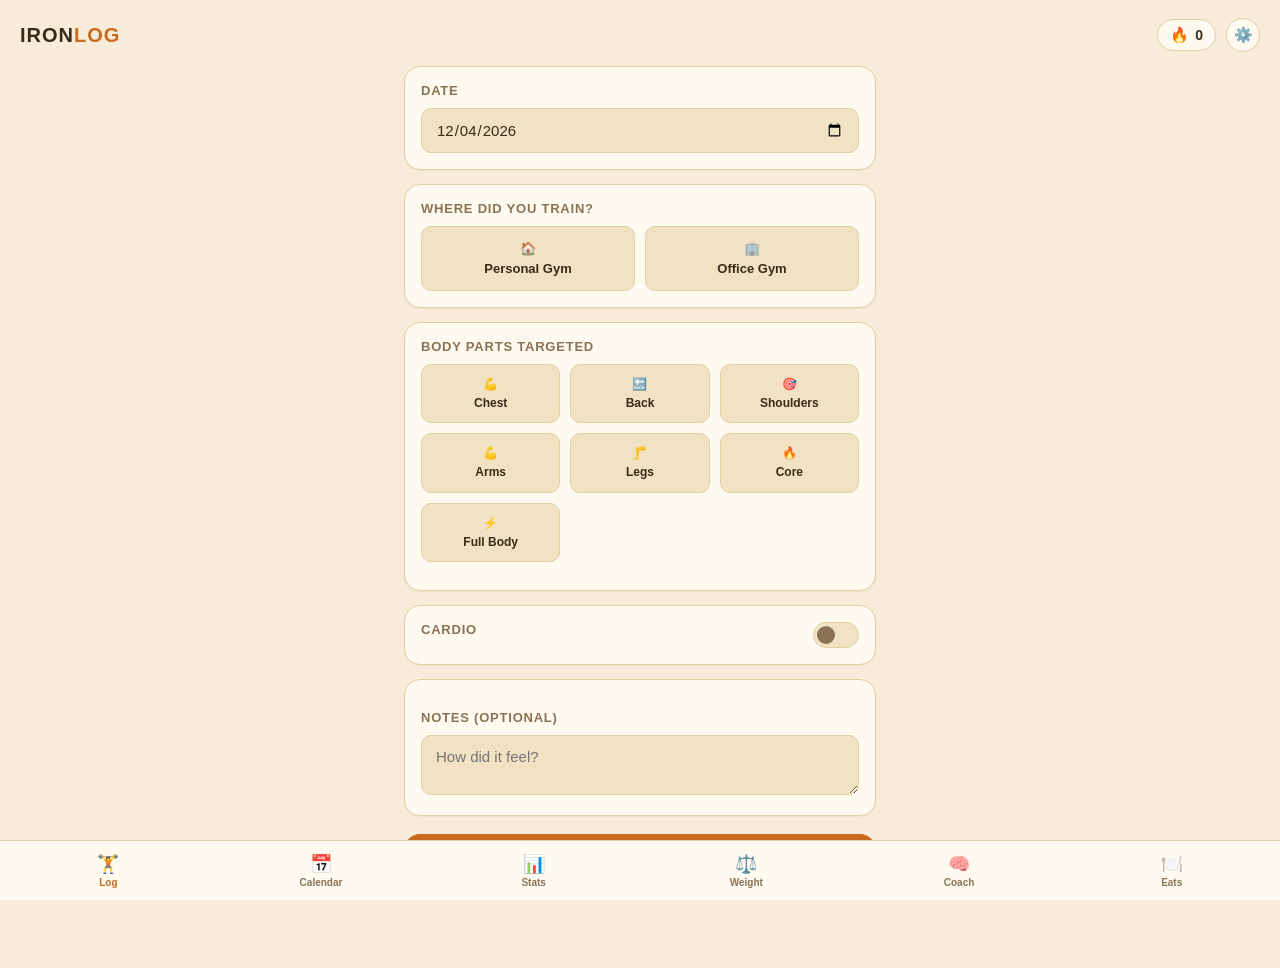
<file: index.html>
<!DOCTYPE html>
<html lang="en">
<head>
<meta charset="UTF-8">
<meta name="viewport" content="width=device-width, initial-scale=1.0, viewport-fit=cover">
<meta name="theme-color" content="#f6ecd9">
<title>Iron Log — Gym Tracker</title>
<script>
(function () {
  try {
    var raw = localStorage.getItem("ironlog.theme.v1");
    var theme = raw ? JSON.parse(raw) : null;
    if (theme) document.documentElement.setAttribute("data-theme", theme);
  } catch (e) {}
})();
</script>
<link rel="stylesheet" href="style.css?v=5">
</head>
<body>

<header class="topbar">
  <div class="brand">
    <span class="brand-mark">IRON</span><span class="brand-mark-accent">LOG</span>
  </div>
  <div class="topbar-right">
    <div class="streak-pill" id="headerStreak">
      <span class="flame">🔥</span><span id="headerStreakVal">0</span>
    </div>
    <button type="button" class="gear-btn" id="gearBtn">⚙️</button>
  </div>
</header>
<div class="greeting hidden" id="greeting"></div>

<!-- PROFILE PANEL -->
<div class="overlay hidden" id="profileOverlay">
  <div class="panel card">
    <div class="row-between">
      <label class="field-label">Your Profile</label>
      <button type="button" class="text-btn" id="closeProfile">Close</button>
    </div>

    <label class="field-label">Theme</label>
    <div class="theme-grid" id="themeGroup">
      <button type="button" class="theme-swatch" data-value="cream">
        <span class="swatch-preview"><span style="background:#f6ecd9"></span><span style="background:#c96a1f"></span></span>
        Cream &amp; Gold
      </button>
      <button type="button" class="theme-swatch" data-value="onyx">
        <span class="swatch-preview"><span style="background:#15171c"></span><span style="background:#d4af37"></span></span>
        Midnight Onyx
      </button>
      <button type="button" class="theme-swatch" data-value="navy">
        <span class="swatch-preview"><span style="background:#f4f1ea"></span><span style="background:#1d3557"></span></span>
        Ivory Navy
      </button>
      <button type="button" class="theme-swatch" data-value="emerald">
        <span class="swatch-preview"><span style="background:#181c1a"></span><span style="background:#2f9e6e"></span></span>
        Charcoal Emerald
      </button>
    </div>

    <label class="field-label small-label">Name</label>
    <input type="text" id="profName" class="text-input" placeholder="Your name">

    <label class="field-label small-label">Gender</label>
    <div class="btn-group" id="genderGroup">
      <button type="button" class="choice-btn small" data-value="Male">🚹<span>Male</span></button>
      <button type="button" class="choice-btn small" data-value="Female">🚺<span>Female</span></button>
      <button type="button" class="choice-btn small" data-value="Other">⚧<span>Other</span></button>
    </div>

    <label class="field-label small-label">Age</label>
    <input type="number" id="profAge" class="text-input" min="1" max="120" placeholder="e.g. 28">

    <button type="button" id="saveProfileBtn" class="save-btn">Save Profile</button>
  </div>
</div>

<main id="app">

  <!-- LOG TAB -->
  <section class="view" id="view-log">
    <div class="card date-card">
      <label class="field-label">Date</label>
      <input type="date" id="logDate" class="date-input">
    </div>

    <div class="card">
      <div class="row-between">
        <label class="field-label">Where did you train?</label>
        <button type="button" class="text-btn danger hidden" id="deleteWorkoutBtn">Delete Workout</button>
      </div>
      <div class="btn-group" id="gymGroup">
        <button type="button" class="choice-btn" data-value="Personal">🏠<span>Personal Gym</span></button>
        <button type="button" class="choice-btn" data-value="Office">🏢<span>Office Gym</span></button>
      </div>
    </div>

    <div class="card">
      <label class="field-label">Body parts targeted</label>
      <div class="btn-grid" id="bodyPartGroup">
        <button type="button" class="choice-btn small" data-value="Chest">💪<span>Chest</span></button>
        <button type="button" class="choice-btn small" data-value="Back">🔙<span>Back</span></button>
        <button type="button" class="choice-btn small" data-value="Shoulders">🎯<span>Shoulders</span></button>
        <button type="button" class="choice-btn small" data-value="Arms">💪<span>Arms</span></button>
        <button type="button" class="choice-btn small" data-value="Legs">🦵<span>Legs</span></button>
        <button type="button" class="choice-btn small" data-value="Core">🔥<span>Core</span></button>
        <button type="button" class="choice-btn small" data-value="Full Body">⚡<span>Full Body</span></button>
      </div>
      <div id="exerciseExamples" class="exercise-examples"></div>
    </div>

    <div class="card">
      <div class="row-between">
        <label class="field-label">Cardio</label>
        <div class="row-between" style="gap:10px;">
          <button type="button" class="text-btn danger hidden" id="deleteCardioBtn">Delete Cardio</button>
          <label class="switch">
            <input type="checkbox" id="cardioToggle">
            <span class="slider"></span>
          </label>
        </div>
      </div>
      <div id="cardioPanel" class="cardio-panel hidden">
        <label class="field-label small-label">Type</label>
        <div class="btn-group">
          <button type="button" class="choice-btn small" data-value="Indoor Running">🏃<span>Indoor</span></button>
          <button type="button" class="choice-btn small" data-value="Outdoor Running">🌳<span>Outdoor</span></button>
          <button type="button" class="choice-btn small" data-value="HIIT">⚡<span>HIIT</span></button>
        </div>
        <input type="hidden" id="cardioType">

        <label class="field-label small-label">Duration (minutes)</label>
        <input type="number" id="cardioDuration" class="text-input" min="0" max="300" placeholder="e.g. 30">

        <label class="field-label small-label">Effort <span id="effortVal">5</span>/10</label>
        <input type="range" id="cardioEffort" min="1" max="10" value="5" class="effort-slider">
        <div class="effort-labels"><span>Easy</span><span>Max</span></div>
      </div>
    </div>

    <div class="card">
      <label class="field-label small-label">Notes (optional)</label>
      <textarea id="notes" class="text-input notes-input" rows="2" placeholder="How did it feel?"></textarea>
    </div>

    <button id="saveBtn" class="save-btn">Save Workout</button>
    <div id="saveMsg" class="save-msg hidden">Saved ✓</div>
  </section>

  <!-- CALENDAR TAB -->
  <section class="view hidden" id="view-calendar">
    <div class="card">
      <div class="cal-nav">
        <button id="prevMonth" class="nav-btn">‹</button>
        <div id="calMonthLabel" class="cal-month-label"></div>
        <button id="nextMonth" class="nav-btn">›</button>
      </div>
      <div class="cal-weekdays">
        <span>S</span><span>M</span><span>T</span><span>W</span><span>T</span><span>F</span><span>S</span>
      </div>
      <div id="calGrid" class="cal-grid"></div>
      <div class="cal-legend">
        <span class="legend-item"><i class="dot personal"></i>Personal</span>
        <span class="legend-item"><i class="dot office"></i>Office</span>
        <span class="legend-item"><i class="dot cardio"></i>Cardio</span>
      </div>
    </div>

    <div class="card" id="dayDetailCard" style="display:none;">
      <div class="row-between">
        <div id="dayDetailTitle" class="field-label"></div>
        <button id="closeDayDetail" class="text-btn">Close</button>
      </div>
      <div id="dayDetailBody"></div>
      <div class="day-detail-actions" id="dayDetailActions"></div>
    </div>
  </section>

  <!-- STATS TAB -->
  <section class="view hidden" id="view-stats">
    <div class="card stat-hero">
      <div class="stat-hero-item">
        <div class="stat-hero-num" id="currentStreakNum">0</div>
        <div class="stat-hero-label">🔥 Current Streak</div>
      </div>
      <div class="stat-hero-item">
        <div class="stat-hero-num" id="bestStreakNum">0</div>
        <div class="stat-hero-label">🏆 Best Streak</div>
      </div>
    </div>

    <div class="card">
      <label class="field-label">This Week</label>
      <div class="week-bar" id="weekBar"></div>
      <div class="week-count" id="weekCountLabel">0 / 7 days</div>
    </div>

    <div class="card score-card">
      <label class="field-label">Weekly Health Score</label>
      <div class="score-ring-wrap">
        <svg viewBox="0 0 120 120" class="score-ring">
          <circle cx="60" cy="60" r="52" class="ring-bg"></circle>
          <circle cx="60" cy="60" r="52" class="ring-fg" id="ringFg"></circle>
        </svg>
        <div class="score-ring-val" id="scoreVal">0%</div>
      </div>
      <div class="score-sub" id="scoreSub">Train more days this week to raise your score</div>
    </div>

    <div class="card">
      <label class="field-label">This Month</label>
      <div class="month-stats">
        <div class="month-stat"><span id="monthDays">0</span><small>Days trained</small></div>
        <div class="month-stat"><span id="monthCardio">0</span><small>Cardio sessions</small></div>
        <div class="month-stat"><span id="monthMins">0</span><small>Cardio mins</small></div>
      </div>
    </div>

    <div class="card">
      <label class="field-label">Personal vs Office Gym</label>
      <div id="gymSplit" class="bp-freq"></div>
      <div class="score-sub" id="gymSplitSub"></div>
    </div>

    <div class="card">
      <label class="field-label">Body Part Frequency (30 days)</label>
      <div id="bodyPartFreq" class="bp-freq"></div>
    </div>

    <div class="card">
      <label class="field-label">Fun Insights</label>
      <div id="insightsGrid" class="insights-grid"></div>
    </div>
  </section>

  <!-- WEIGHT TAB -->
  <section class="view hidden" id="view-weight">
    <div class="card">
      <label class="field-label">Log Your Weight</label>
      <div class="weight-input-row">
        <input type="date" id="weightDate" class="date-input">
        <input type="number" id="weightValue" class="text-input" step="0.1" min="0" placeholder="kg">
      </div>
      <button type="button" id="saveWeightBtn" class="save-btn">Add Weight Entry</button>
    </div>

    <div class="card">
      <label class="field-label">Trend</label>
      <div id="weightChartWrap" class="weight-chart-wrap"></div>
      <div class="weight-summary" id="weightSummary"></div>
    </div>

    <div class="card">
      <label class="field-label">History</label>
      <div id="weightHistory" class="weight-history"></div>
    </div>
  </section>

  <!-- COACH TAB -->
  <section class="view hidden" id="view-coach">
    <div class="card">
      <label class="field-label">Exercise Level</label>
      <div class="btn-group" id="coachDifficultyGroup">
        <button type="button" class="choice-btn small" data-value="Simple">🥉<span>Simple</span></button>
        <button type="button" class="choice-btn small" data-value="Medium">🥈<span>Medium</span></button>
        <button type="button" class="choice-btn small" data-value="Advanced">🥇<span>Advanced</span></button>
      </div>
    </div>

    <div class="card">
      <label class="field-label small-label" style="margin-top:0;">Total workout time (minutes)</label>
      <input type="number" id="coachTime" class="text-input" min="10" max="180" step="5" placeholder="e.g. 45">
    </div>

    <div class="card">
      <label class="field-label">Your Goal</label>
      <div class="btn-grid" id="coachGoalGroup">
        <button type="button" class="choice-btn small" data-value="Lose Weight">🔥<span>Lose Weight</span></button>
        <button type="button" class="choice-btn small" data-value="Build Muscle">💪<span>Build Muscle</span></button>
        <button type="button" class="choice-btn small" data-value="Get Stronger">🏋️<span>Get Stronger</span></button>
        <button type="button" class="choice-btn small" data-value="Marathon Training">🏃<span>Marathon Training</span></button>
        <button type="button" class="choice-btn small" data-value="Tone &amp; Sculpt">✨<span>Tone &amp; Sculpt</span></button>
      </div>
    </div>

    <div class="card">
      <label class="field-label">Body Parts Targeted <span class="field-hint">(pick up to 2)</span></label>
      <div class="btn-grid" id="coachBodyPartGroup">
        <button type="button" class="choice-btn small" data-value="Chest">💪<span>Chest</span></button>
        <button type="button" class="choice-btn small" data-value="Back">🔙<span>Back</span></button>
        <button type="button" class="choice-btn small" data-value="Shoulders">🎯<span>Shoulders</span></button>
        <button type="button" class="choice-btn small" data-value="Arms">💪<span>Arms</span></button>
        <button type="button" class="choice-btn small" data-value="Legs">🦵<span>Legs</span></button>
        <button type="button" class="choice-btn small" data-value="Core">🔥<span>Core</span></button>
        <button type="button" class="choice-btn small" data-value="Full Body">⚡<span>Full Body</span></button>
      </div>
    </div>

    <div class="card">
      <label class="field-label">Intensity</label>
      <div class="btn-group" id="coachIntensityGroup">
        <button type="button" class="choice-btn small" data-value="Light">🙂<span>Light</span></button>
        <button type="button" class="choice-btn small" data-value="Moderate">😅<span>Moderate</span></button>
        <button type="button" class="choice-btn small" data-value="High">🥵<span>High</span></button>
      </div>
    </div>

    <div class="card">
      <div class="row-between">
        <label class="field-label">Include Cardio?</label>
        <label class="switch">
          <input type="checkbox" id="coachCardioToggle">
          <span class="slider"></span>
        </label>
      </div>
      <div id="coachCardioPanel" class="cardio-panel hidden">
        <label class="field-label small-label">Type</label>
        <div class="btn-group" id="coachCardioTypeGroup">
          <button type="button" class="choice-btn small" data-value="Indoor Running">🏃<span>Indoor</span></button>
          <button type="button" class="choice-btn small" data-value="Outdoor Running">🌳<span>Outdoor</span></button>
          <button type="button" class="choice-btn small" data-value="HIIT">⚡<span>HIIT</span></button>
        </div>
        <label class="field-label small-label">Duration (minutes, out of your total time)</label>
        <input type="number" id="coachCardioDuration" class="text-input" min="5" max="120" step="5" placeholder="e.g. 15">
      </div>
    </div>

    <div id="coachWarning" class="score-sub hidden" style="color: var(--danger); text-align:center; margin-bottom: 10px;"></div>
    <button type="button" id="coachGenerateBtn" class="save-btn">Generate Workout</button>

    <div class="card hidden" id="coachResultCard">
      <label class="field-label" id="coachResultTitle">Your Workout</label>
      <div id="coachResultMeta" class="score-sub" style="margin-bottom: 12px;"></div>
      <div id="coachExerciseList" class="coach-exercise-list"></div>
      <div id="coachCardioBlock" class="coach-cardio-block hidden"></div>
      <div class="coach-action-row">
        <button type="button" id="coachShuffleBtn" class="text-btn">🔀 Shuffle Exercises</button>
        <button type="button" id="coachLogBtn" class="text-btn">📝 Log This Workout</button>
      </div>
    </div>
  </section>

  <!-- EAT OUT TAB -->
  <section class="view hidden" id="view-eatout">
    <div class="card">
      <label class="field-label">Log Today's Meal</label>
      <input type="date" id="eatoutDate" class="date-input" style="margin-bottom:12px;">

      <label class="field-label small-label" style="margin-top:0;">Did you eat out, or was it home-made?</label>
      <div class="btn-group" id="eatoutTypeGroup">
        <button type="button" class="choice-btn" data-value="eatout">🍽️<span>Ate Out</span></button>
        <button type="button" class="choice-btn" data-value="home">🏠<span>Home-Made</span></button>
      </div>

      <label class="field-label small-label">Meal</label>
      <div class="btn-group" id="eatoutMealGroup">
        <button type="button" class="choice-btn small" data-value="Breakfast">🌅<span>Breakfast</span></button>
        <button type="button" class="choice-btn small" data-value="Lunch">☀️<span>Lunch</span></button>
        <button type="button" class="choice-btn small" data-value="Dinner">🌙<span>Dinner</span></button>
        <button type="button" class="choice-btn small" data-value="Snack">🍿<span>Snack</span></button>
      </div>

      <div id="eatoutOutFields">
      <label class="field-label small-label">What did you eat? <span class="field-hint">(pick as many as you like)</span></label>
      <div class="btn-grid" id="eatoutDishGroup">
        <button type="button" class="choice-btn small" data-value="🍛 Biryani">🍛<span>Biryani</span></button>
        <button type="button" class="choice-btn small" data-value="🍗 Butter Chicken">🍗<span>Butter Chicken</span></button>
        <button type="button" class="choice-btn small" data-value="🧀 Paneer Masala">🧀<span>Paneer Masala</span></button>
        <button type="button" class="choice-btn small" data-value="🫓 Chole Bhature">🫓<span>Chole Bhature</span></button>
        <button type="button" class="choice-btn small" data-value="🍞 Pav Bhaji">🍞<span>Pav Bhaji</span></button>
        <button type="button" class="choice-btn small" data-value="🥞 Dosa">🥞<span>Dosa</span></button>
        <button type="button" class="choice-btn small" data-value="🍚 Idli Sambar">🍚<span>Idli Sambar</span></button>
        <button type="button" class="choice-btn small" data-value="🥔 Vada Pav">🥔<span>Vada Pav</span></button>
        <button type="button" class="choice-btn small" data-value="🥟 Momos">🥟<span>Momos</span></button>
        <button type="button" class="choice-btn small" data-value="🍕 Pizza">🍕<span>Pizza</span></button>
        <button type="button" class="choice-btn small" data-value="🍔 Burger">🍔<span>Burger</span></button>
        <button type="button" class="choice-btn small" data-value="🍜 Noodles">🍜<span>Noodles</span></button>
        <button type="button" class="choice-btn small" data-value="🥡 Manchurian">🥡<span>Manchurian</span></button>
        <button type="button" class="choice-btn small" data-value="🌯 Shawarma">🌯<span>Shawarma</span></button>
        <button type="button" class="choice-btn small" data-value="🌯 Kathi Roll">🌯<span>Kathi Roll</span></button>
        <button type="button" class="choice-btn small" data-value="🍽️ Thali">🍽️<span>Thali</span></button>
        <button type="button" class="choice-btn small" data-value="🍝 Pasta">🍝<span>Pasta</span></button>
        <button type="button" class="choice-btn small" data-value="🍣 Sushi">🍣<span>Sushi</span></button>
        <button type="button" class="choice-btn small" data-value="🍢 Tandoori/Kebab">🍢<span>Tandoori/Kebab</span></button>
        <button type="button" class="choice-btn small" data-value="🥘 Chaat/Samosa">🥘<span>Chaat/Samosa</span></button>
        <button type="button" class="choice-btn small" data-value="🍨 Dessert">🍨<span>Dessert</span></button>
      </div>
      <input type="text" id="eatoutDishOther" class="text-input" placeholder="Other dish(es)? Type here, comma-separated" style="margin-top:10px;">

      <label class="field-label small-label">Cuisine <span class="field-hint">(optional — pick instead of, or alongside, dishes)</span></label>
      <div class="btn-grid" id="eatoutCuisineGroup">
        <button type="button" class="choice-btn small" data-value="North Indian">🇮🇳<span>North Indian</span></button>
        <button type="button" class="choice-btn small" data-value="South Indian">🥥<span>South Indian</span></button>
        <button type="button" class="choice-btn small" data-value="Chinese / Indo-Chinese">🥢<span>Chinese</span></button>
        <button type="button" class="choice-btn small" data-value="Italian">🍝<span>Italian</span></button>
        <button type="button" class="choice-btn small" data-value="Mexican">🌮<span>Mexican</span></button>
        <button type="button" class="choice-btn small" data-value="Middle Eastern">🧆<span>Middle Eastern</span></button>
        <button type="button" class="choice-btn small" data-value="Continental">🍱<span>Continental</span></button>
        <button type="button" class="choice-btn small" data-value="Bakery / Desserts">🧁<span>Bakery/Desserts</span></button>
        <button type="button" class="choice-btn small" data-value="Street Food">🛣️<span>Street Food</span></button>
        <button type="button" class="choice-btn small" data-value="Other Asian">🌏<span>Other Asian</span></button>
      </div>

      <label class="field-label small-label">Approx. cost (₹, optional)</label>
      <input type="number" id="eatoutCost" class="text-input" min="0" step="10" placeholder="e.g. 350">
      </div>

      <div id="eatoutHomeFields" class="hidden">
        <label class="field-label small-label">What did you cook? <span class="field-hint">(optional)</span></label>
        <input type="text" id="eatoutHomeNotes" class="text-input" placeholder="e.g. Dal, rice, sabzi">
      </div>

      <div id="eatoutWarning" class="score-sub hidden" style="color: var(--danger); text-align:center; margin-top: 10px;"></div>
      <button type="button" id="eatoutSaveBtn" class="save-btn">Log Meal Out</button>
    </div>

    <div class="card">
      <label class="field-label" id="eatoutScoreCardLabel">This Week's Score</label>
      <div class="score-ring-wrap">
        <svg viewBox="0 0 120 120" class="score-ring">
          <circle cx="60" cy="60" r="52" class="ring-bg"></circle>
          <circle cx="60" cy="60" r="52" class="ring-fg" id="eatoutRingFg"></circle>
        </svg>
        <div class="score-ring-val" id="eatoutScoreVal">0%</div>
      </div>
      <div class="score-sub" id="eatoutScoreSub" style="text-align:center;">Log a meal to see your meter</div>
    </div>

    <div class="card">
      <div id="eatoutInsights" class="insights-grid"></div>
    </div>

    <div class="card">
      <label class="field-label">8-Week Trend</label>
      <div id="eatoutTrend" class="week-bar"></div>
    </div>

    <div class="card">
      <label class="field-label">History</label>
      <div id="eatoutHistory" class="weight-history"></div>
    </div>
  </section>

</main>

<nav class="tabbar">
  <button class="tab-btn active" data-tab="log"><span class="tab-icon">🏋️</span><span>Log</span></button>
  <button class="tab-btn" data-tab="calendar"><span class="tab-icon">📅</span><span>Calendar</span></button>
  <button class="tab-btn" data-tab="stats"><span class="tab-icon">📊</span><span>Stats</span></button>
  <button class="tab-btn" data-tab="weight"><span class="tab-icon">⚖️</span><span>Weight</span></button>
  <button class="tab-btn" data-tab="coach"><span class="tab-icon">🧠</span><span>Coach</span></button>
  <button class="tab-btn" data-tab="eatout"><span class="tab-icon">🍽️</span><span>Eats</span></button>
</nav>

<script src="app.js?v=5"></script>
</body>
</html>
</file>
<file: style.css>
/* ---------- Iron Log — theme system ---------- */
:root,
:root[data-theme="cream"]{
  --bg: #f6ecd9;
  --bg-elev: #fffaf0;
  --bg-elev-2: #f0e2c2;
  --border: #e2cfa2;
  --text: #3a2a18;
  --text-dim: #8a7355;
  --accent: #c96a1f;      /* burnt orange */
  --accent-dim: #a85618;
  --accent-ink: #fff8ec;
  --personal: #d9a441;    /* goldenrod */
  --office: #a8562f;      /* burnt sienna */
  --cardio: #c1440e;      /* rust red-orange */
  --danger: #b3261e;
  --radius: 16px;
  --radius-sm: 10px;
}

:root[data-theme="onyx"]{
  --bg: #15171c;
  --bg-elev: #1d2027;
  --bg-elev-2: #262a33;
  --border: #343a47;
  --text: #f2f0ea;
  --text-dim: #98a0b3;
  --accent: #d4af37;      /* metallic gold */
  --accent-dim: #b3922c;
  --accent-ink: #15171c;
  --personal: #d4af37;
  --office: #7c8aa0;
  --cardio: #c1594a;
  --danger: #e2665f;
  --radius: 16px;
  --radius-sm: 10px;
}

:root[data-theme="navy"]{
  --bg: #f4f1ea;
  --bg-elev: #ffffff;
  --bg-elev-2: #e9e4d8;
  --border: #d8d2c0;
  --text: #1c2b3a;
  --text-dim: #5b6b7c;
  --accent: #1d3557;      /* deep navy */
  --accent-dim: #16273f;
  --accent-ink: #f4f1ea;
  --personal: #8c6d3f;    /* muted bronze */
  --office: #457b9d;      /* slate blue */
  --cardio: #9d3b3b;
  --danger: #b3261e;
  --radius: 16px;
  --radius-sm: 10px;
}

:root[data-theme="emerald"]{
  --bg: #181c1a;
  --bg-elev: #1f2521;
  --bg-elev-2: #28302a;
  --border: #37423b;
  --text: #eef2ef;
  --text-dim: #93a89c;
  --accent: #2f9e6e;      /* emerald */
  --accent-dim: #26805a;
  --accent-ink: #0d120f;
  --personal: #2f9e6e;
  --office: #c9a24a;      /* muted gold */
  --cardio: #c1594a;
  --danger: #e2665f;
  --radius: 16px;
  --radius-sm: 10px;
}

*{ box-sizing: border-box; }

html,body{
  margin:0; padding:0;
  background: var(--bg);
  color: var(--text);
  font-family: -apple-system, BlinkMacSystemFont, "Segoe UI", Roboto, Helvetica, Arial, sans-serif;
  -webkit-tap-highlight-color: transparent;
}

body{
  min-height: 100vh;
  padding-bottom: 84px;
}

/* ---------- topbar ---------- */
.topbar{
  position: sticky; top:0; z-index: 10;
  display:flex; align-items:center; justify-content:space-between;
  padding: 18px 20px 14px;
  background: linear-gradient(180deg, var(--bg) 80%, transparent);
}
.brand{ font-weight: 800; letter-spacing: 1px; font-size: 20px; }
.brand-mark{ color: var(--text); }
.brand-mark-accent{ color: var(--accent); }
.topbar-right{ display:flex; align-items:center; gap:10px; }
.streak-pill{
  display:flex; align-items:center; gap:6px;
  background: var(--bg-elev);
  border: 1px solid var(--border);
  padding: 6px 12px;
  border-radius: 999px;
  font-weight: 700;
  font-size: 14px;
}
.flame{ font-size: 15px; }
.gear-btn{
  background: var(--bg-elev);
  border: 1px solid var(--border);
  width: 34px; height: 34px;
  border-radius: 999px;
  font-size: 15px;
  cursor: pointer;
}
.greeting{
  max-width: 520px;
  margin: 0 auto;
  padding: 0 20px 10px;
  font-size: 14px;
  font-weight: 600;
  color: var(--text-dim);
}
.greeting.hidden{ display:none; }

/* ---------- overlay / profile panel ---------- */
.overlay{
  position: fixed; inset:0; z-index: 30;
  background: rgba(58,42,24,0.45);
  display:flex; align-items:flex-end; justify-content:center;
}
.overlay.hidden{ display:none; }
.overlay .panel{
  width: 100%; max-width: 480px;
  margin: 0;
  max-height: 85vh;
  overflow-y: auto;
  border-bottom-left-radius: 0; border-bottom-right-radius: 0;
  animation: slideUp .2s ease;
}
@keyframes slideUp{
  from{ transform: translateY(24px); opacity: 0; }
  to{ transform: translateY(0); opacity: 1; }
}

/* ---------- layout ---------- */
#app{
  max-width: 520px;
  margin: 0 auto;
  padding: 0 16px;
}
.view.hidden{ display:none; }
.hidden{ display:none; }
.insight-chip.warn{ border-color: var(--danger); }
.insight-chip.warn .ic-value{ color: var(--danger); }

.card{
  background: var(--bg-elev);
  border: 1px solid var(--border);
  border-radius: var(--radius);
  padding: 16px;
  margin-bottom: 14px;
  box-shadow: 0 1px 2px rgba(58,42,24,0.05);
}

.field-label{
  display:block;
  font-size: 13px;
  font-weight: 700;
  text-transform: uppercase;
  letter-spacing: 0.06em;
  color: var(--text-dim);
  margin-bottom: 10px;
}
.small-label{ margin-top: 14px; }

.row-between{
  display:flex; align-items:center; justify-content:space-between;
}

/* ---------- inputs ---------- */
.date-input, .text-input{
  width:100%;
  min-width: 0;
  max-width: 100%;
  box-sizing: border-box;
  background: var(--bg-elev-2);
  border: 1px solid var(--border);
  color: var(--text);
  padding: 12px 14px;
  border-radius: var(--radius-sm);
  font-size: 15px;
  font-family: inherit;
}
.date-input{
  display: block;
  -webkit-appearance: none;
  appearance: none;
}
.notes-input{ resize: vertical; }
.date-card{ overflow: hidden; }
.text-input.hidden{ display:none; }
select.text-input{
  -webkit-appearance: none;
  appearance: none;
  background-image: linear-gradient(45deg, transparent 50%, var(--text-dim) 50%), linear-gradient(135deg, var(--text-dim) 50%, transparent 50%);
  background-position: calc(100% - 20px) center, calc(100% - 15px) center;
  background-size: 5px 5px, 5px 5px;
  background-repeat: no-repeat;
}

/* ---------- choice buttons ---------- */
.btn-group{ display:flex; gap:10px; flex-wrap: wrap; }
.btn-grid{ display:grid; grid-template-columns: repeat(3, 1fr); gap:10px; }

.choice-btn{
  flex:1;
  min-width: 100px;
  display:flex; flex-direction:column; align-items:center; gap:6px;
  background: var(--bg-elev-2);
  border: 1px solid var(--border);
  color: var(--text);
  padding: 14px 8px;
  border-radius: var(--radius-sm);
  font-size: 13px;
  font-weight: 600;
  cursor:pointer;
  transition: transform .08s ease, background .15s ease, border-color .15s ease;
}
.choice-btn.small{ padding: 12px 6px; font-size: 12px; }
.choice-btn span{ line-height: 1.1; }
.choice-btn:active{ transform: scale(0.96); }
.choice-btn.selected{
  background: var(--accent);
  color: var(--accent-ink);
  border-color: var(--accent);
}

.exercise-examples{
  margin-top: 12px;
}
.exercise-block{
  background: var(--bg-elev-2);
  border: 1px dashed var(--border);
  border-radius: var(--radius-sm);
  padding: 10px 12px;
  margin-bottom: 8px;
}
.exercise-block h4{
  margin: 0 0 6px;
  font-size: 12px;
  color: var(--accent);
  text-transform: uppercase;
  letter-spacing: .05em;
}
.exercise-block p{
  margin: 0;
  font-size: 13px;
  color: var(--text-dim);
  line-height: 1.5;
}

/* ---------- switch ---------- */
.switch{ position:relative; display:inline-block; width:46px; height:26px; flex-shrink:0; }
.switch input{ opacity:0; width:0; height:0; }
.slider{
  position:absolute; inset:0; cursor:pointer;
  background: var(--bg-elev-2);
  border: 1px solid var(--border);
  border-radius: 999px;
  transition: .15s;
}
.slider::before{
  content:""; position:absolute; height:18px; width:18px; left:3px; top:3px;
  background: var(--text-dim); border-radius:50%; transition:.15s;
}
.switch input:checked + .slider{ background: var(--accent-dim); border-color: var(--accent); }
.switch input:checked + .slider::before{ background: var(--accent-ink); transform: translateX(20px); }

.cardio-panel{ margin-top: 12px; }
.cardio-panel.hidden{ display:none; }

.effort-slider{
  width:100%;
  accent-color: var(--accent);
  margin-top: 8px;
}
.effort-labels{
  display:flex; justify-content:space-between;
  font-size: 11px; color: var(--text-dim); margin-top: 2px;
}

/* ---------- save / text buttons ---------- */
.save-btn{
  width:100%;
  background: var(--accent);
  color: var(--accent-ink);
  border:none;
  padding: 16px;
  border-radius: var(--radius);
  font-size: 16px;
  font-weight: 800;
  letter-spacing: .02em;
  cursor:pointer;
  margin-top: 4px;
}
.save-btn:active{ transform: scale(0.98); }
.save-msg{
  text-align:center; color: var(--accent);
  font-weight: 700; margin-top: 10px;
}
.save-msg.hidden{ display:none; }

.text-btn{
  background:none; border:none; color: var(--accent);
  font-weight: 700; font-size: 13px; cursor:pointer; padding:0;
}
.text-btn.danger{ color: var(--danger); }
.text-btn.hidden{ display:none; }

/* ---------- calendar ---------- */
.cal-nav{ display:flex; align-items:center; justify-content:space-between; margin-bottom: 10px; }
.nav-btn{
  background: var(--bg-elev-2); border:1px solid var(--border); color: var(--text);
  width: 36px; height:36px; border-radius: 10px; font-size: 18px; cursor:pointer;
}
.cal-month-label{ font-weight: 800; font-size: 16px; }
.cal-weekdays{
  display:grid; grid-template-columns: repeat(7,1fr);
  text-align:center; color: var(--text-dim); font-size: 12px; margin-bottom: 6px;
}
.cal-grid{
  display:grid; grid-template-columns: repeat(7,1fr); gap: 4px;
}
.cal-day{
  aspect-ratio: 1; display:flex; flex-direction:column; align-items:center; justify-content:center;
  border-radius: 10px; font-size: 13px; color: var(--text);
  background: var(--bg-elev-2);
  border: 1px solid transparent;
  cursor:pointer; position: relative;
}
.cal-day.empty{ background: transparent; cursor:default; }
.cal-day.today{ border-color: var(--accent); }
.cal-day .dots{ display:flex; gap:2px; margin-top:3px; }
.dot{ width:5px; height:5px; border-radius:50%; display:inline-block; }
.dot.personal{ background: var(--personal); }
.dot.office{ background: var(--office); }
.dot.cardio{ background: var(--cardio); }

.cal-legend{ display:flex; gap:14px; margin-top: 14px; flex-wrap: wrap; }
.legend-item{ display:flex; align-items:center; gap:5px; font-size:12px; color: var(--text-dim); }
.legend-item .dot{ width:8px; height:8px; }

#dayDetailBody{ font-size: 14px; color: var(--text-dim); line-height: 1.7; }
#dayDetailBody b{ color: var(--text); }
.day-detail-actions{ display:flex; gap:14px; flex-wrap: wrap; margin-top: 10px; }

/* ---------- stats ---------- */
.stat-hero{ display:flex; }
.stat-hero-item{ flex:1; text-align:center; }
.stat-hero-num{ font-size: 34px; font-weight: 800; color: var(--accent); }
.stat-hero-label{ font-size: 12px; color: var(--text-dim); margin-top: 4px; }

.week-bar{ display:flex; gap:6px; margin-bottom: 8px; }
.week-day{
  flex:1; display:flex; flex-direction:column; align-items:center; gap:6px;
}
.week-day .bar{
  width:100%; height: 46px; border-radius: 8px; background: var(--bg-elev-2);
  display:flex; align-items:flex-end; overflow:hidden;
}
.week-day .bar-fill{ width:100%; background: var(--accent); }
.week-day .lbl{ font-size: 10px; color: var(--text-dim); }
.week-count{ text-align:center; color: var(--text-dim); font-size: 13px; }

.score-card{ text-align:center; }
.score-ring-wrap{ position:relative; width:130px; height:130px; margin: 8px auto; }
.score-ring{ width:100%; height:100%; transform: rotate(-90deg); }
.ring-bg{ fill:none; stroke: var(--bg-elev-2); stroke-width: 10; }
.ring-fg{
  fill:none; stroke: var(--accent); stroke-width: 10; stroke-linecap: round;
  stroke-dasharray: 327; stroke-dashoffset: 327;
  transition: stroke-dashoffset .4s ease;
}
.score-ring-val{
  position:absolute; inset:0; display:flex; align-items:center; justify-content:center;
  font-size: 26px; font-weight: 800;
}
.score-sub{ font-size: 12px; color: var(--text-dim); margin-top: 4px; }

.month-stats{ display:flex; justify-content:space-around; text-align:center; }
.month-stat span{ display:block; font-size: 24px; font-weight: 800; color: var(--accent); }
.month-stat small{ color: var(--text-dim); font-size: 11px; }

.bp-freq{ display:flex; flex-direction:column; gap:8px; }
.bp-row{ display:flex; align-items:center; gap:8px; font-size: 13px; }
.bp-row .bp-name{ width: 90px; flex-shrink:0; color: var(--text-dim); }
.bp-row .bp-track{ flex:1; height: 8px; border-radius: 999px; background: var(--bg-elev-2); overflow:hidden; }
.bp-row .bp-fill{ height:100%; background: var(--accent); }
.bp-row .bp-count{ width: 20px; text-align:right; font-weight:700; }

/* ---------- fun insights ---------- */
.insights-grid{ display:grid; grid-template-columns: 1fr 1fr; gap:10px; }
.insight-chip{
  background: var(--bg-elev-2); border: 1px solid var(--border);
  border-radius: var(--radius-sm); padding: 12px 10px; text-align:center;
}
.insight-chip .ic-emoji{ font-size: 20px; display:block; margin-bottom:4px; }
.insight-chip .ic-value{ font-size: 15px; font-weight: 800; color: var(--accent); display:block; }
.insight-chip .ic-label{ font-size: 11px; color: var(--text-dim); }

/* ---------- coach tab ---------- */
.field-hint{ text-transform: none; letter-spacing: normal; font-weight: 500; font-size: 11px; }
.coach-exercise-list{ display:flex; flex-direction:column; gap:10px; }
.coach-exercise-row{
  background: var(--bg-elev-2); border: 1px solid var(--border);
  border-radius: var(--radius-sm); padding: 12px 14px;
}
.coach-exercise-row .ce-name{ font-weight: 700; font-size: 14px; margin-bottom: 3px; }
.coach-exercise-row .ce-meta{ font-size: 12px; color: var(--text-dim); }
.coach-exercise-row .ce-tag{
  display:inline-block; font-size: 10px; font-weight: 700; text-transform: uppercase;
  letter-spacing: .04em; color: var(--accent); margin-bottom: 4px;
}
.coach-cardio-block{
  margin-top: 12px; background: var(--bg-elev-2); border: 1px dashed var(--border);
  border-radius: var(--radius-sm); padding: 12px 14px; font-size: 13px;
}
.coach-cardio-block.hidden{ display:none; }
.coach-action-row{ display:flex; justify-content:space-between; gap:14px; margin-top: 14px; flex-wrap: wrap; }

/* ---------- theme swatches ---------- */
.theme-grid{ display:grid; grid-template-columns: 1fr 1fr; gap:10px; }
.theme-swatch{
  display:flex; flex-direction:column; align-items:center; gap:8px;
  background: var(--bg-elev-2); border: 2px solid var(--border);
  border-radius: var(--radius-sm); padding: 12px 8px; cursor:pointer;
  font-size: 12px; font-weight: 600; color: var(--text);
}
.theme-swatch.selected{ border-color: var(--accent); }
.theme-swatch .swatch-preview{
  width: 100%; height: 32px; border-radius: 8px; overflow:hidden; display:flex;
  border: 1px solid rgba(0,0,0,0.1);
}
.theme-swatch .swatch-preview span{ flex:1; height:100%; }

/* ---------- weight tab ---------- */
.weight-input-row{ display:flex; gap:10px; margin-bottom: 12px; }
.weight-input-row .date-input{ flex: 1.3; }
.weight-input-row .text-input{ flex: 1; }
.weight-chart-wrap{ width:100%; }
.weight-chart-wrap svg{ width:100%; height:auto; display:block; }
.weight-empty{ text-align:center; color: var(--text-dim); font-size: 13px; padding: 20px 0; }
.weight-summary{
  display:flex; justify-content:space-around; text-align:center; margin-top: 10px;
}
.weight-summary .ws-item span{ display:block; font-size: 20px; font-weight: 800; color: var(--accent); }
.weight-summary .ws-item small{ color: var(--text-dim); font-size: 11px; }

.weight-history{ display:flex; flex-direction:column; gap:8px; max-height: 260px; overflow-y:auto; }
.weight-history-row{
  display:flex; align-items:center; justify-content:space-between;
  background: var(--bg-elev-2); border:1px solid var(--border);
  border-radius: var(--radius-sm); padding: 10px 12px; font-size: 13px;
}
.weight-history-row .wh-date{ color: var(--text-dim); }
.weight-history-row .wh-val{ font-weight: 700; }
.weight-history-row .wh-del{
  background:none; border:none; color: var(--danger); font-size: 13px; font-weight:700; cursor:pointer;
}
.weight-empty-history{ text-align:center; color: var(--text-dim); font-size: 13px; padding: 10px 0; }

/* ---------- tab bar ---------- */
.tabbar{
  position: fixed; bottom:0; left:0; right:0;
  display:flex;
  background: var(--bg-elev);
  border-top: 1px solid var(--border);
  padding: 6px 2px calc(6px + env(safe-area-inset-bottom));
  z-index: 20;
  overflow-x: auto;
}
.tab-btn{
  flex:1;
  min-width: 56px;
  display:flex; flex-direction:column; align-items:center; gap:2px;
  background:none; border:none; color: var(--text-dim);
  font-size: 10px; font-weight: 600; padding: 6px 0; cursor:pointer;
  white-space: nowrap;
}
.tab-icon{ font-size: 18px; }
.tab-btn.active{ color: var(--accent); }

@media (min-width: 600px){
  #app{ padding: 0 24px; }
}
</file>
